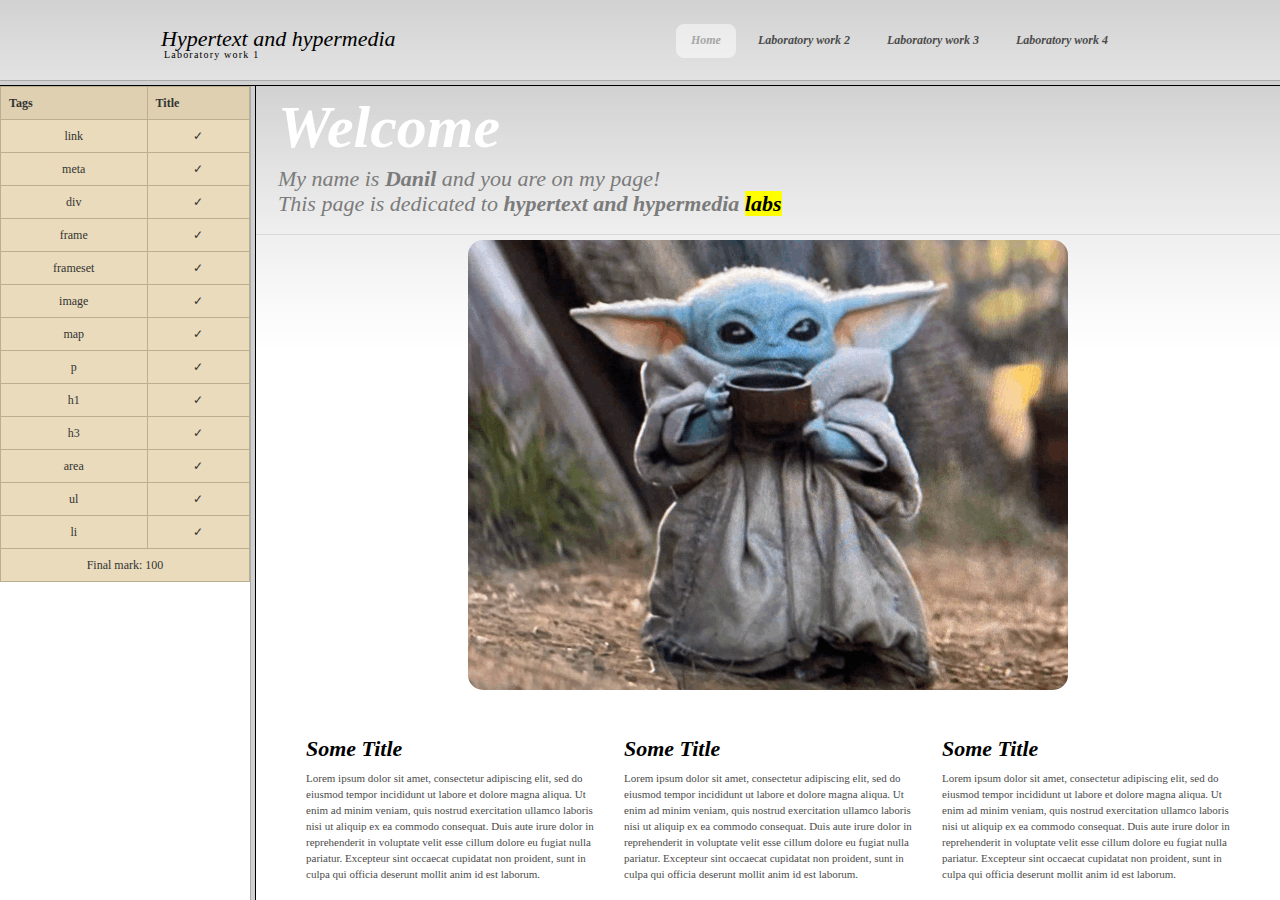
<file: index.html>
<!DOCTYPE HTML PUBLIC "-//W3C//DTD HTML 4.01//EN">
<head>
<title>Lab1 </title>
<meta name="author" content="Danil Kapustianskyi" />
<meta name="description" content="Lab 1" />
<meta name="keywords" content="HTML,CSS" />
<meta http-equiv="Content-type" content="text/html; charset=utf-8" />
<link rel="stylesheet" href="css/style.css" type="text/css" media="all" />
<link rel="shortcut icon" type="image/x-icon" href="css/images/dk.jpg" />
</head>

 <frameset rows="80,*" cols="*">
   <frame src="header.html" name="topFrame" scrolling="no" noresize>
   <frameset cols="250,*">
     <frame src="marks.html" name="leftFrame" scrolling="no" noresize>
     <frame src="main.html" name="mainFrame">
   </frameset>
 </frameset>

</html>
</file>
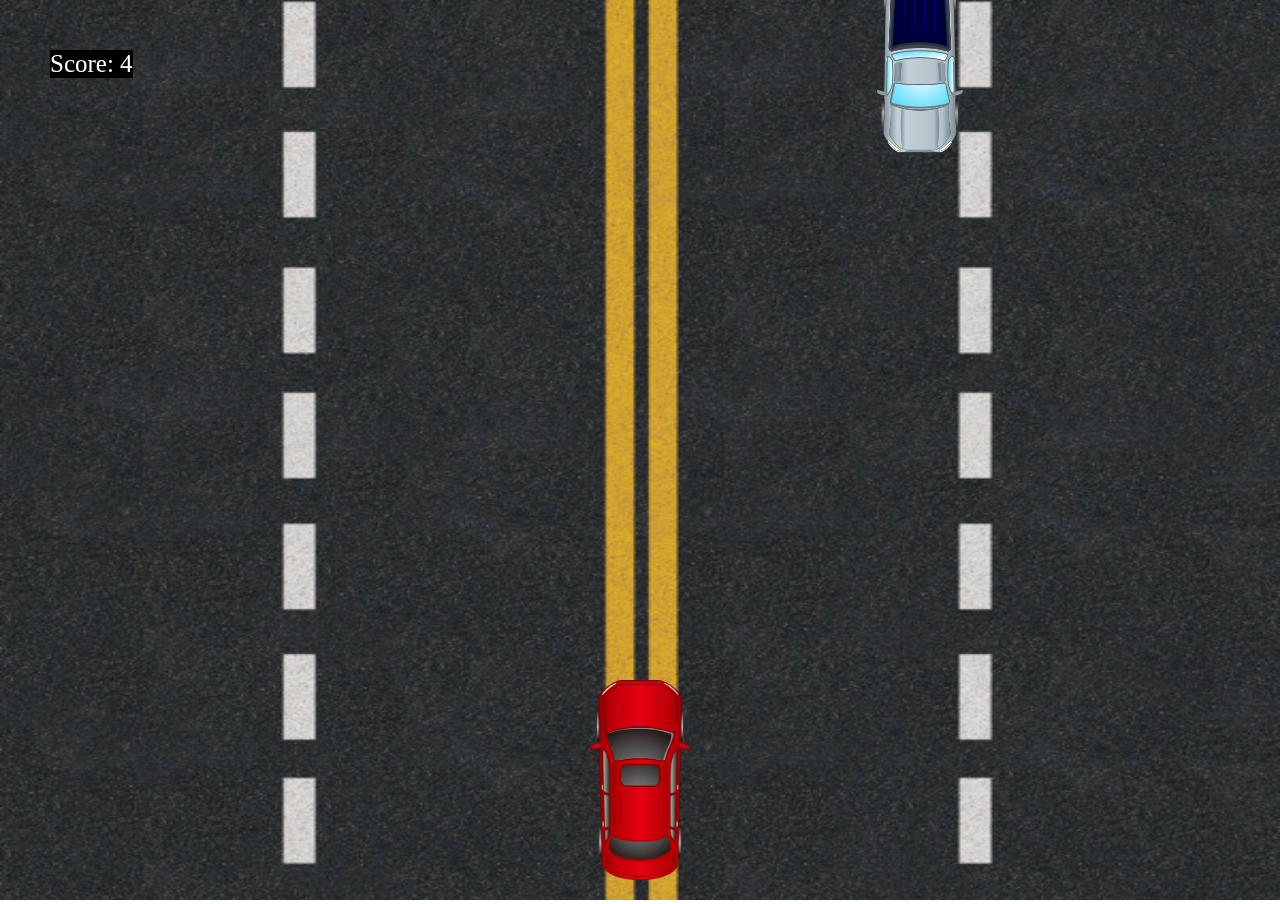
<file: game/index.html>
<!DOCTYPE html>
<html>
<head>
	<title>Canvas Play</title>
	<style type="text/css">
		*{
			margin: 0px;
			padding: 0px;
			border: 0px;
		}
		#score
		{
		    position: absolute;
		    color: white;
		    background: black;
		    font-size: 25px;
		    top: 50px;
		    left: 50px;
		    z-index: 100;
		}

	</style>
</head>

<body>
<canvas id="canvas" width="0" height="0">
	Your browser does not support canvas.
</canvas>
<div id="score"></div>
</body>
<script type="text/javascript" src="simple.js"></script>
</html>
</file>
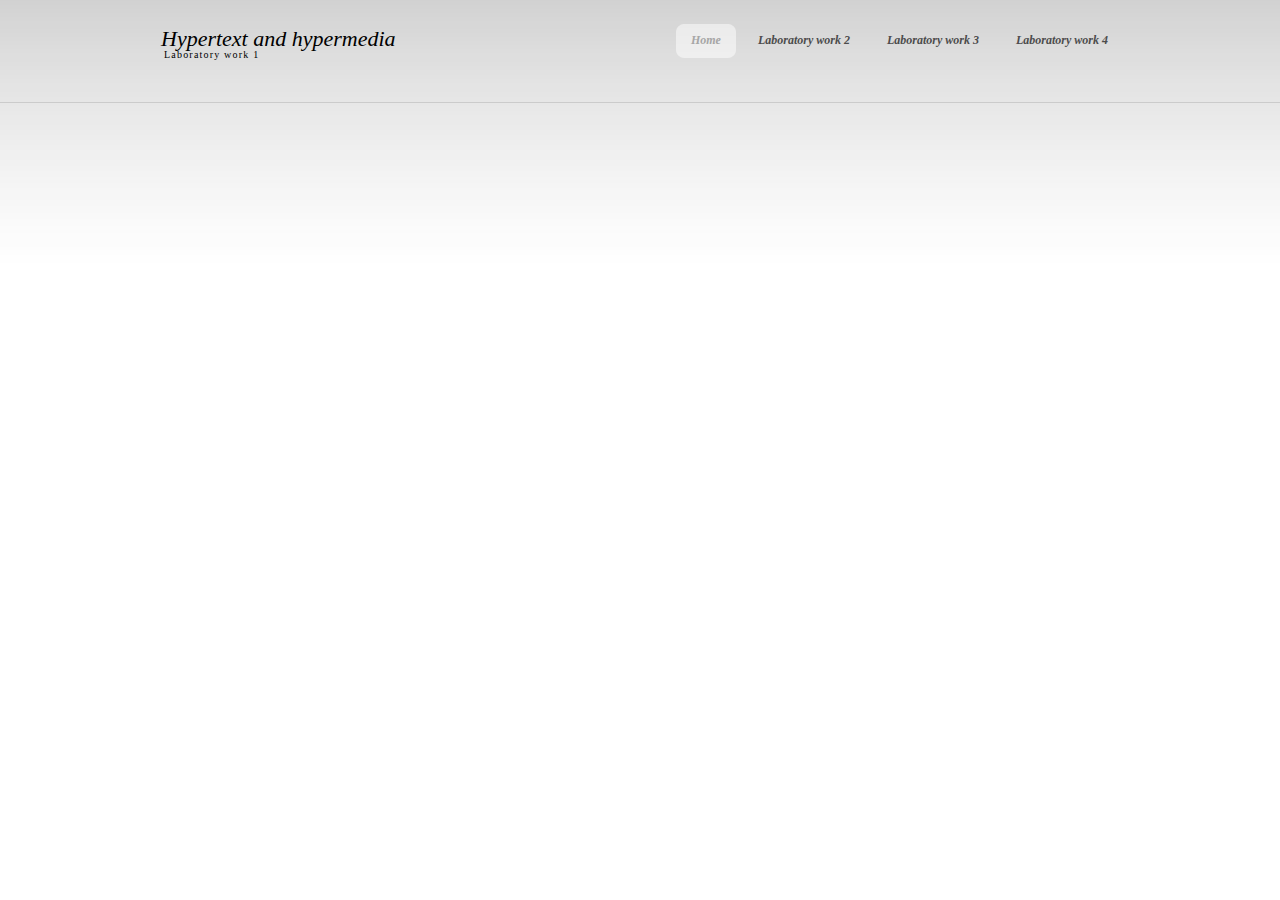
<file: header.html>
<!DOCTYPE html>
<head>
<title>Lab1 </title>
<meta name="author" content="Danil Kapustianskyi" />
<meta name="description" content="Lab 1" />
<meta name="keywords" content="HTML,CSS" />
<meta http-equiv="Content-type" content="text/html; charset=utf-8" />
<link rel="stylesheet" href="css/style.css" type="text/css" media="all" />
<link rel="shortcut icon" type="image/x-icon" href="css/images/dk.jpg" />
</head>
<body>
<div id="header">
  <div class="shell">
    <div id="logo-holder">
      <h1 id="logo"><a target="mainFrame" href="http://www.differencebetween.net/technology/difference-between-hypertext-and-hypermedia/">Hypertext and hypermedia</a></h1>
      <p id="quote">Laboratory work 1</p>
    </div>
    <div id="navigation">
      <ul>
        <li><a href="main.html" class="active" target="mainFrame"><span>Home</span></a></li>
        <li><a href="lab2.html" target="_blank"><span>Laboratory work 2</span></a></li>
        <li><a href="lab3.html" target="_blank"><span>Laboratory work 3</span></a></li>
        <li><a href="Restaurant_KNURE.html"><span>Laboratory work 4</span></a></li>
      </ul>
    </div>
    <div class="cl">&nbsp;</div>
  </div>
</div>
</body>
</html>
</file>
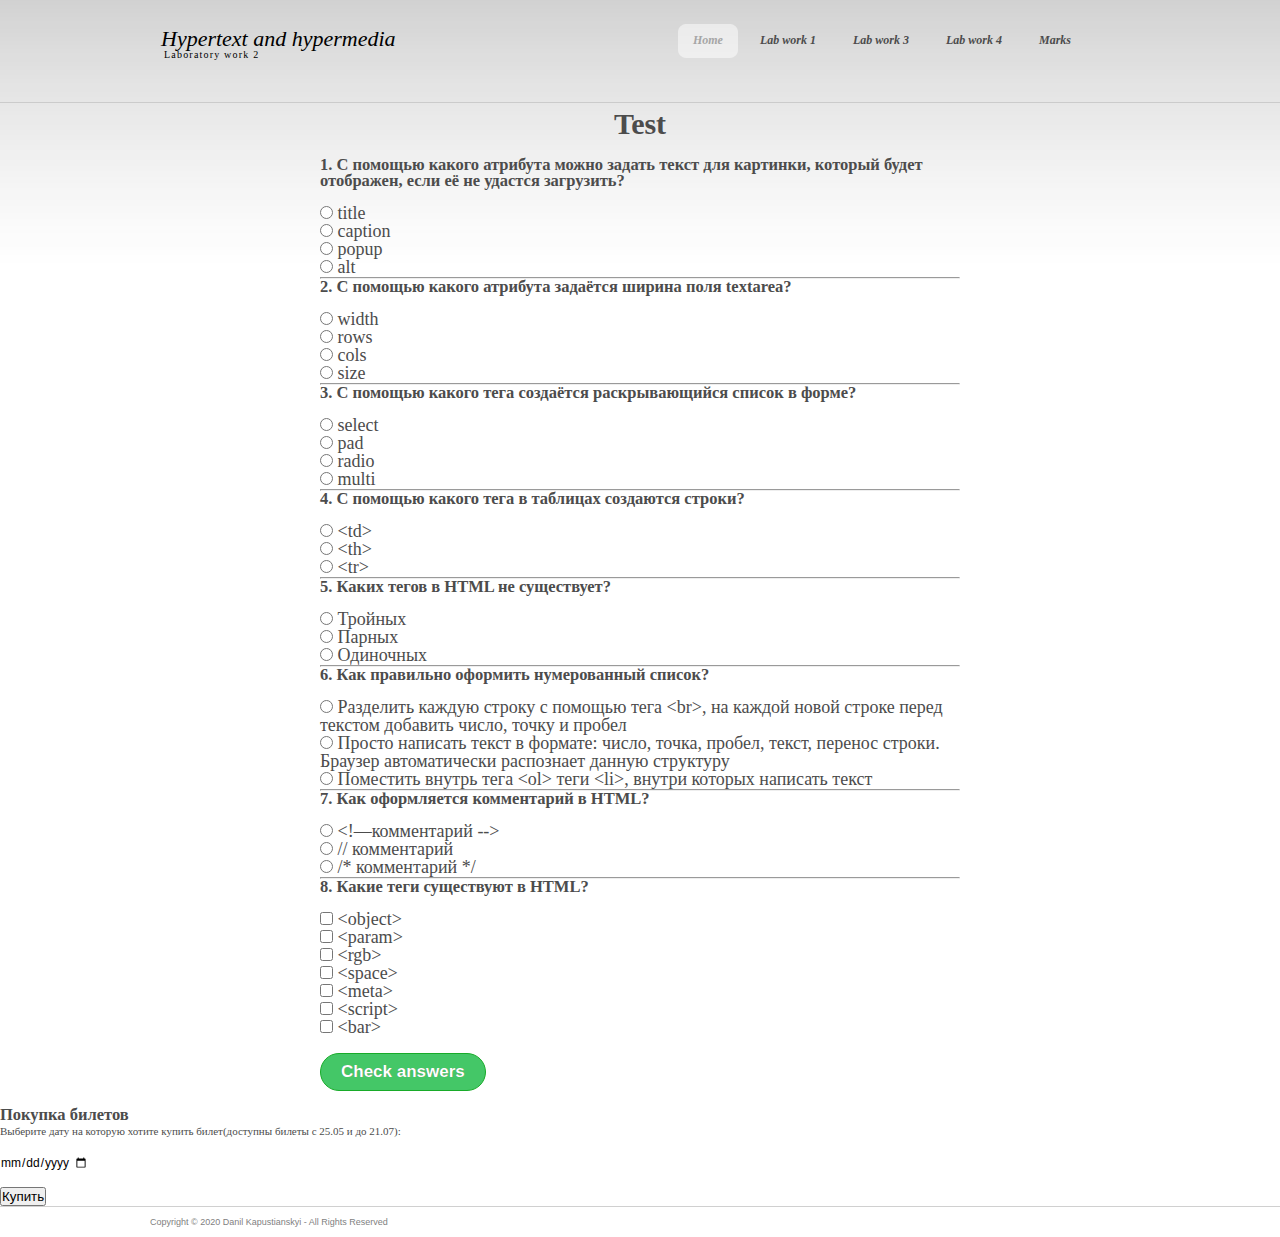
<file: lab2.html>
<!DOCTYPE html>
<head>
<title>Lab2 </title>
<meta name="author" content="Danil Kapustianskyi" />
<meta name="description" content="Lab 2" />
<meta name="keywords" content="HTML,CSS,Test,Time,Data" />
<meta http-equiv="Content-type" content="text/html; charset=utf-8" />
<link rel="stylesheet" href="css/style.css" type="text/css" media="all" />
<link rel="shortcut icon" type="image/x-icon" href="css/images/dk.jpg" />
</head>
<body>
<div id="header">
  <div class="shell">
    <div id="logo-holder">
      <h1 id="logo"><a href="http://www.differencebetween.net/technology/difference-between-hypertext-and-hypermedia/">Hypertext and hypermedia</a></h1>
      <p id="quote">Laboratory work 2</p>
    </div>
    <div id="navigation">
      <ul>
        <li><a href="#" class="active"><span>Home</span></a></li>
        <li><a href="index.html"><span>Lab work 1</span></a></li>
        <li><a href="lab3.html"><span>Lab work 3</span></a></li>
        <li><a href="Restaurant_KNURE.html"><span>Lab work 4</span></a></li>
        <li><a href="#"><span>Marks</span></a></li>
        <li><a href="https://time.is/ru/Kyiv"><span id="time"></span></a></li>
      </ul>
    </div>
    <div class="cl">&nbsp;</div>
  </div>
</div>
<h2 id="test_title">Test</h2>
<div class="test_div">
<div class="cl" ></div>

<form name="test"> 
<h2>1. С помощью какого атрибута можно задать текст для картинки, который будет отображен, если её не удастся загрузить? </h2><br>
<input type="radio" name="q1" value="a"><span> title </span><br>
<input type="radio" name="q1" value="b"><span> caption</span><br>
<input type="radio" name="q1" value="c"><span> popup </span><br>
<input type="radio" name="q1" value="d"><span id="correct1"> alt </span><br>
<hr>
<h2>2. С помощью какого атрибута задаётся ширина поля textarea?</h2><br>
<input type="radio" name="q2" value="a"><span id="correct2"> width </span><br>
<input type="radio" name="q2" value="b"><span> rows </span><br>
<input type="radio" name="q2" value="c"><span> cols</span><br>
<input type="radio" name="q2" value="d"><span> size</span><br>
<hr>
<h2>3. С помощью какого тега создаётся раскрывающийся список в форме?</h2><br>
<input type="radio" name="q3" value="a"><span id="correct3"> select</span><br>
<input type="radio" name="q3" value="b"><span> pad</span><br>
<input type="radio" name="q3" value="c"><span> radio</span><br>
<input type="radio" name="q3" value="d"><span> multi</span><br>
<hr>
<h2>4. С помощью какого тега в таблицах создаются строки?</h2><br>
<input type="radio" name="q4" value="a"><span> &lt;td&gt;</span><br>
<input type="radio" name="q4" value="b"><span id="correct4"> &lt;th&gt;</span><br>
<input type="radio" name="q4" value="c"><span> &lt;tr&gt;</span><br>
<hr>


<h2>5. Каких тегов в HTML не существует? </h2><br>
<input type="radio" name="q5" value="a"><span id="correct5"> Тройных</span><br>
<input type="radio" name="q5" value="b"><span> Парных</span><br>
<input type="radio" name="q5" value="c"><span> Одиночных</span><br>
<hr>
<h2>6. Как правильно оформить нумерованный список?</h2><br>
<input type="radio" name="q6" value="a"><span>  Разделить каждую строку с помощью тега &lt;br&gt;, на каждой новой строке перед текстом добавить число, точку и пробел </span><br>
<input type="radio" name="q6" value="b"><span>  Просто написать текст в формате: число, точка, пробел, текст, перенос строки. Браузер автоматически распознает данную структуру </span><br>
<input type="radio" name="q6" value="c"><span id="correct6">  Поместить внутрь тега &lt;ol&gt; теги &lt;li&gt;, внутри которых написать текст </span><br>

<hr>
<h2>7. Как оформляется комментарий в HTML? </h2><br>
<input type="radio" name="q7" value="a"><span id="correct7">  &lt;!—комментарий --&gt; </span><br>
<input type="radio" name="q7" value="b"><span>  // комментарий</span><br>
<input type="radio" name="q7" value="c"><span>  /* комментарий */ </span><br>

<hr>
<h2>8. Какие теги существуют в HTML? </h2><br>
<input type="checkbox" id="q81" value="a"><span id="correct81"> &lt;object&gt;</span><br>
<input type="checkbox" id="q82" value="b"><span id="correct82"> &lt;param&gt;</span><br>
<input type="checkbox" id="q83" value="c"><span> &lt;rgb&gt;</span><br>
<input type="checkbox" id="q84" value="d"><span> &lt;space&gt;</span><br>
<input type="checkbox" id="q85" value="e"><span id="correct83"> &lt;meta&gt;</span><br>
<input type="checkbox" id="q86" value="f"><span id="correct84"> &lt;script&gt;</span><br>
<input type="checkbox" id="q87" value="g"><span> &lt;bar&gt;</span><br>
<br>
<input class="myButton" type="button" onclick="Check()" value="Check answers"><br>
<label id="score"></label>
</form>

</div>
<div class="buy">
<h2 id="buy_title">Покупка билетов</h2>
<p id="buy_text">Выберите дату на которую хотите купить билет(доступны билеты с 25.05 и до 21.07):</p><br>
<input type="date" id="date" name="date" min="2020-05-25" max="2020-07-21"><br><br>
<p>
   <button type="submit" class="buy_button">Купить</button>
</p>
</div>
<div class="cl"></div>
<div class="footer">
  <div class="shell">
    <p class="lf">Copyright &copy; 2020 <a href="#">Danil Kapustianskyi</a> - All Rights Reserved</p>
    <div style="clear:both;"></div>
  </div>
</div>
<script src="js/lab2.js"></script>
</body>
</html>
</file>
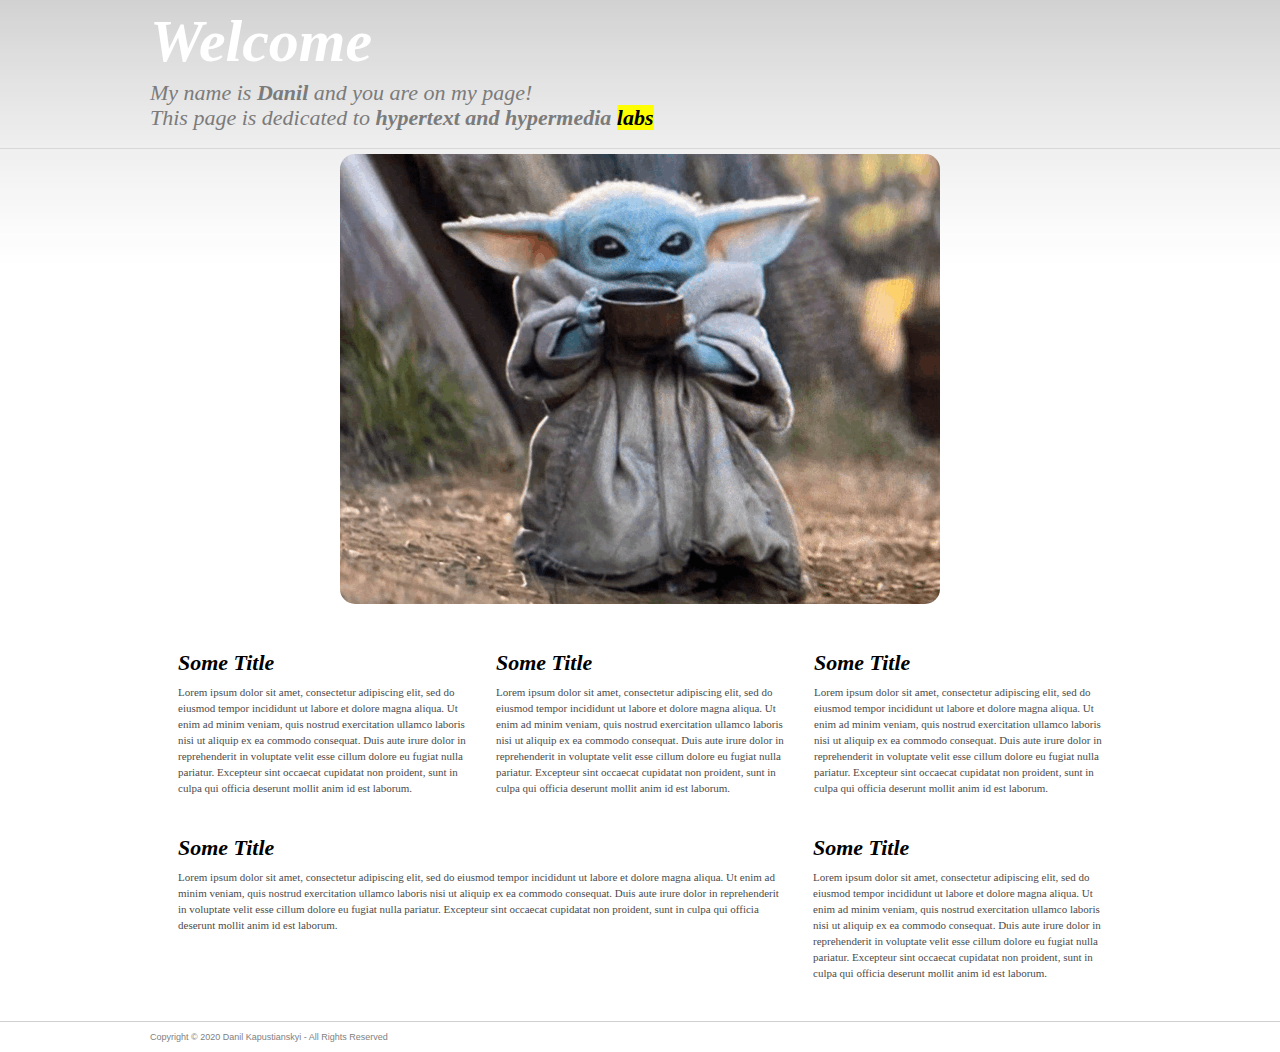
<file: main.html>
<!DOCTYPE html>
<head>
<title>Lab1 </title>
<meta name="author" content="Danil Kapustianskyi" />
<meta name="description" content="Lab 1" />
<meta name="keywords" content="HTML,CSS" />
<meta http-equiv="Content-type" content="text/html; charset=utf-8" />
<link rel="stylesheet" href="css/style.css" type="text/css" media="all" />
<link rel="shortcut icon" type="image/x-icon" href="css/images/dk.jpg" />
</head>
<body>
<div id="featured-content">
  <div class="shell">
    <h2>Welcome</h2>
    <p>My name is <b>Danil</b> and you are on my page!</p>
    <p>This page is dedicated to <strong>hypertext and hypermedia <mark>labs</mark></strong></p>
  </div>
</div>
<img src="css/images/image1.jpeg@0.5X.png" alt="Baby Yoda" usemap="#Baby"/>
  <map name = "Baby" > 
    <area shape = "rect" coords= "250,130,350,190" alt="Cup" href="https://en.wikipedia.org/wiki/Cup" >
    <area shape = "rect" coords= "200,20,370,180" alt="Baby Yoda" href="https://www.techradar.com/news/what-is-baby-yoda" >
  
<div id="main">
  <div class="shell">
    <div class="col">
      <div class="post">
        <h3>Some Title</h3>
        <p>Lorem ipsum dolor sit amet, consectetur adipiscing elit, sed do eiusmod tempor incididunt ut labore et dolore magna aliqua. Ut enim ad minim veniam, quis nostrud exercitation ullamco laboris nisi ut aliquip ex ea commodo consequat. Duis aute irure dolor in reprehenderit in voluptate velit esse cillum dolore eu fugiat nulla pariatur. Excepteur sint occaecat cupidatat non proident, sunt in culpa qui officia deserunt mollit anim id est laborum.</p>
      </div>
    </div>
    <div class="col">
      <div class="post">
        <h3>Some Title</h3>
        <p>Lorem ipsum dolor sit amet, consectetur adipiscing elit, sed do eiusmod tempor incididunt ut labore et dolore magna aliqua. Ut enim ad minim veniam, quis nostrud exercitation ullamco laboris nisi ut aliquip ex ea commodo consequat. Duis aute irure dolor in reprehenderit in voluptate velit esse cillum dolore eu fugiat nulla pariatur. Excepteur sint occaecat cupidatat non proident, sunt in culpa qui officia deserunt mollit anim id est laborum.</p>
      </div>
    </div>
    <div class="col col-last">
      <div class="post">
        <h3>Some Title</h3>
        <p>Lorem ipsum dolor sit amet, consectetur adipiscing elit, sed do eiusmod tempor incididunt ut labore et dolore magna aliqua. Ut enim ad minim veniam, quis nostrud exercitation ullamco laboris nisi ut aliquip ex ea commodo consequat. Duis aute irure dolor in reprehenderit in voluptate velit esse cillum dolore eu fugiat nulla pariatur. Excepteur sint occaecat cupidatat non proident, sunt in culpa qui officia deserunt mollit anim id est laborum.</p>
      </div>
    </div>
    <div class="cl">&nbsp;</div>
    <div id="main-content">
      <div class="post">
        <h3>Some Title</h3>
        <p>Lorem ipsum dolor sit amet, consectetur adipiscing elit, sed do eiusmod tempor incididunt ut labore et dolore magna aliqua. Ut enim ad minim veniam, quis nostrud exercitation ullamco laboris nisi ut aliquip ex ea commodo consequat. Duis aute irure dolor in reprehenderit in voluptate velit esse cillum dolore eu fugiat nulla pariatur. Excepteur sint occaecat cupidatat non proident, sunt in culpa qui officia deserunt mollit anim id est laborum.</p>
      </div>
    </div>
    <div id="sidebar">
      <div class="post">
        <h3>Some Title</h3>
        <p>Lorem ipsum dolor sit amet, consectetur adipiscing elit, sed do eiusmod tempor incididunt ut labore et dolore magna aliqua. Ut enim ad minim veniam, quis nostrud exercitation ullamco laboris nisi ut aliquip ex ea commodo consequat. Duis aute irure dolor in reprehenderit in voluptate velit esse cillum dolore eu fugiat nulla pariatur. Excepteur sint occaecat cupidatat non proident, sunt in culpa qui officia deserunt mollit anim id est laborum.</p>
      </div>
    </div>
    <div class="cl"></div>
  </div>
</div>
<div class="footer">
  <div class="shell">
    <p class="lf">Copyright &copy; 2020 <a href="#">Danil Kapustianskyi</a> - All Rights Reserved</p>
    <div style="clear:both;"></div>
  </div>
</div>
</body>
</html>
</file>
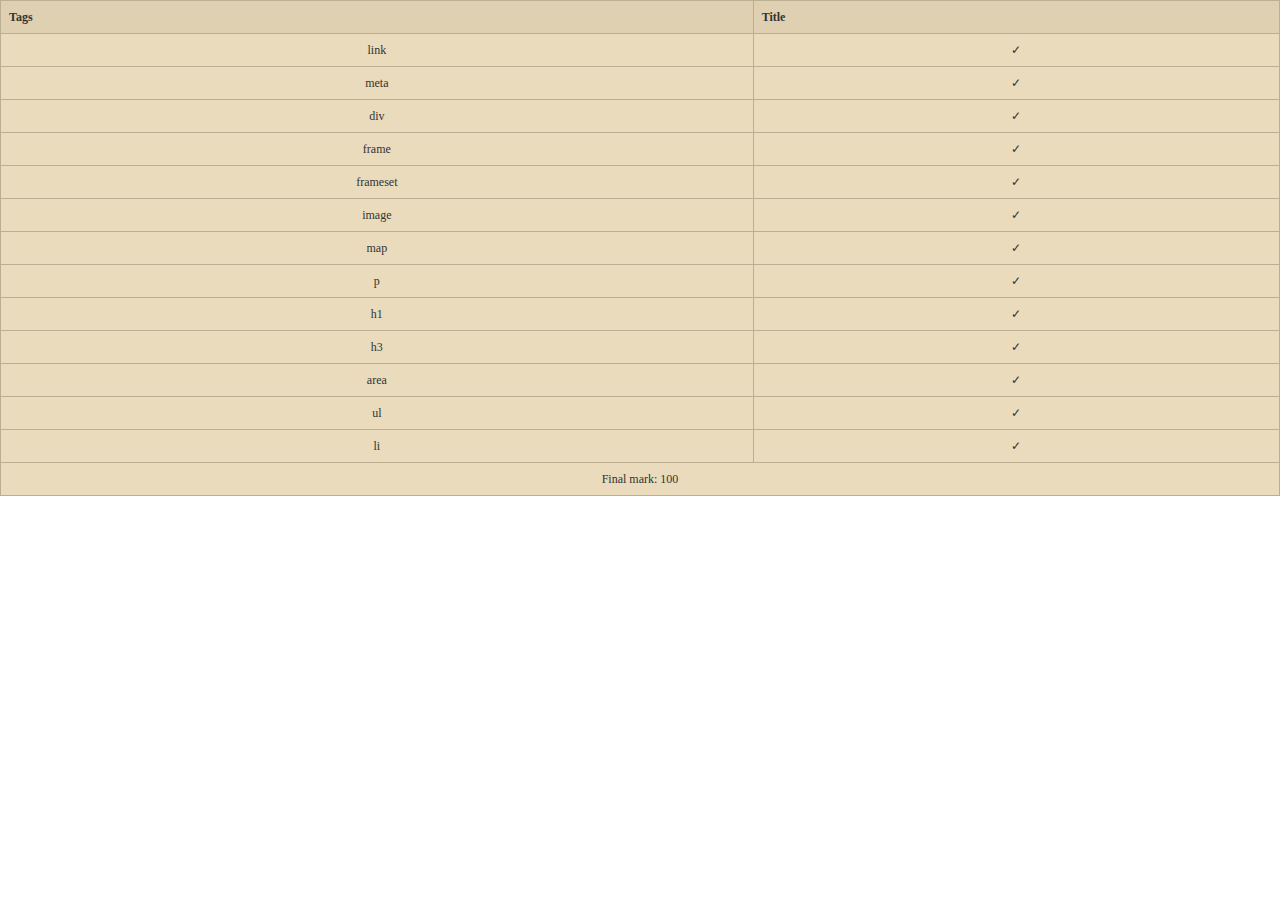
<file: marks.html>
<!DOCTYPE html>
<head>
<title>Lab1 </title>
<meta name="author" content="Danil Kapustianskyi" />
<meta name="description" content="Lab 1" />
<meta name="keywords" content="HTML,CSS" />
<meta http-equiv="Content-type" content="text/html; charset=utf-8" />
<link rel="stylesheet" href="css/style.css" type="text/css" media="all" />
<link rel="shortcut icon" type="image/x-icon" href="css/images/dk.jpg" />
</head>
<body>        
        <table class="tftable" border="1">
        <tr><th>Tags</th><th>Title</th></tr>
        <tr><td>link</td><td>✓</td></tr>
        <tr><td>meta</td><td>✓</td></tr>
        <tr><td>div</td><td>✓</td></tr>
        <tr><td>frame</td><td>✓</td></tr>
        <tr><td>frameset</td><td>✓</td></tr>
        <tr><td>image</td><td>✓</td></tr>
        <tr><td>map</td><td>✓</td></tr>
        <tr><td>p</td><td>✓</td></tr>
        <tr><td>h1</td><td>✓</td></tr>
        <tr><td>h3</td><td>✓</td></tr>
        <tr><td>area</td><td>✓</td></tr>
        <tr><td>ul</td><td>✓</td></tr>
        <tr><td>li</td><td>✓</td></tr>
        <tr><td colspan="2">Final mark: 100</td></tr>
        </table>
</body>
</html>
</file>
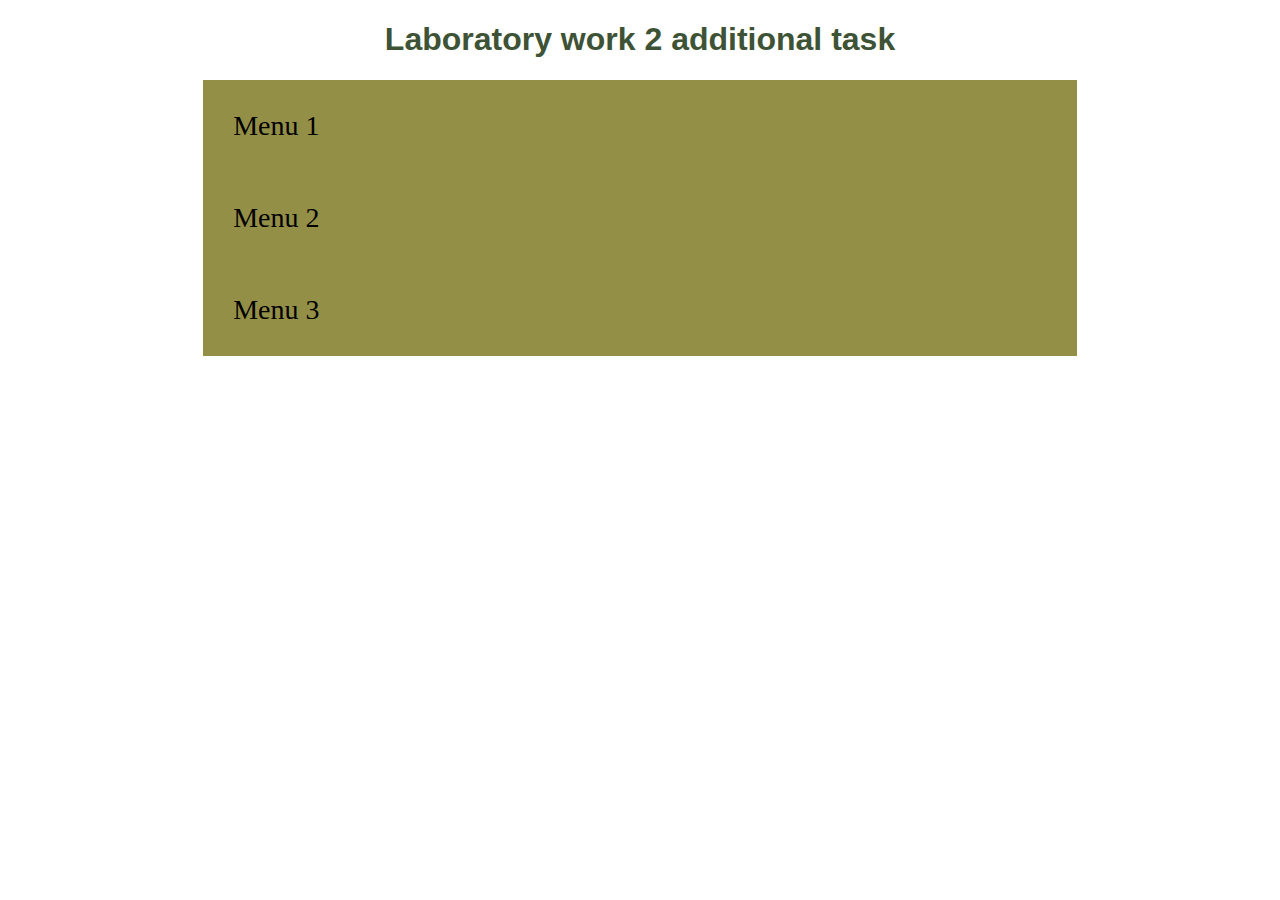
<file: Please_Open_Lab2.html>
<!DOCTYPE html>
<html>
  <head>
    <meta charset="utf-8" />
  </head>
  <body>
    <style>
      body {
        background-repeat: no-repeat;
        background-position: top center;
        margin: 1em;
        font-family: "Ubuntu Condensed", sans-serif;
      }
      h1 {
        color: #3e5336;
        text-align: center;
      }
      .menu {
        color: black;
        background-color: #948f47;
        padding: 30px;
        width: 70%;
        margin-left: 15%;
        border: none;
        text-align: left;
        outline: none;
        font-family: Georgia, "Times New Roman", Times, serif;
        font-size: 28px;
      }

      .active,
      .menu:hover {
        background-color: #f6da73;
      }

      .menu:after {
        color: yellow;
        font-weight: bold;
        float: right;
        margin-left: 5px;
      }

      .submenu {
        color: #f6f5f0;
        background-color: #e55b7e;
        margin-left: 15%;
        margin-right: 15%;
        max-height: 0;
        overflow: hidden;
        transition: max-height 0.3s ease-out;
      }
      ul {
        margin: 0px;
        padding: 0px 10px 0px 10px;
      }
      ul li {
        list-style: none;
        border-bottom: 1px solid yellow;
        padding-top: 15px;
        padding-bottom: 15px;
        font-size: 18px;
      }
      ul :hover {
        background-color: darkorange;
      }
    </style>
    <h1>Laboratory work 2 additional task</h1>
    <button class="menu">Menu 1</button>
    <div class="submenu">
      <ul>
        <li>Submenu 1</li>
        <li>Submenu 2</li>
        <li>Submenu 3</li>
      </ul>
    </div>
    <button class="menu">Menu 2</button>
    <div class="submenu">
      <ul>
        <li>Submenu 1</li>
        <li>Submenu 2</li>
      </ul>
    </div>
    <button class="menu">Menu 3</button>
    <div class="submenu">
      <ul>
        <li>Submenu 1</li>
        <li>Submenu 2</li>
        <li>Submenu 3</li>
        <li>Submenu 4</li>
      </ul>
    </div>
    <script>
      var menu = document.getElementsByClassName("menu");
      for (let i = 0; i < menu.length; i++) {
        menu[i].addEventListener("click", show, false);
      }
      function show() {
        this.classList.toggle("active");
        var block = this.nextElementSibling;
        if (block.style.maxHeight) {
          block.style.maxHeight = null;
        } else {
          block.style.maxHeight = block.scrollHeight + "px";
        }
      }
    </script>
  </body>
</html>
</file>
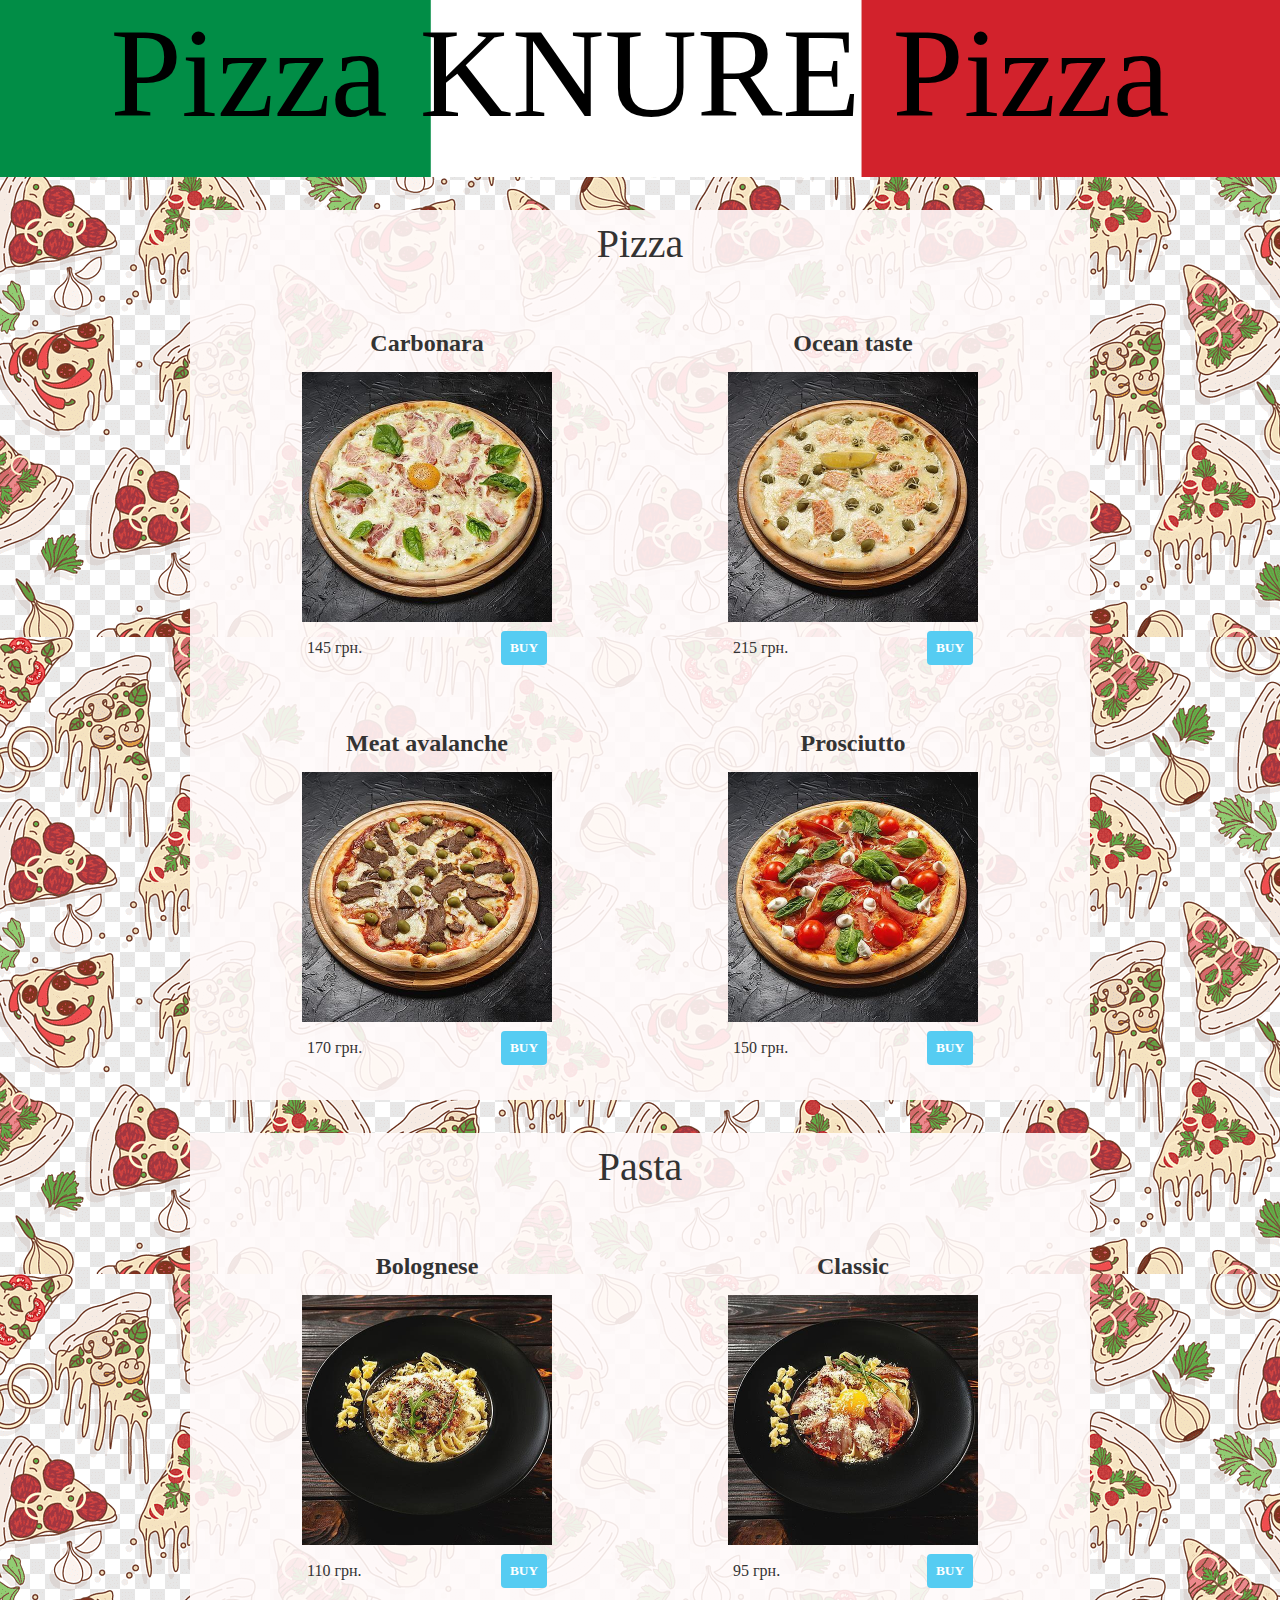
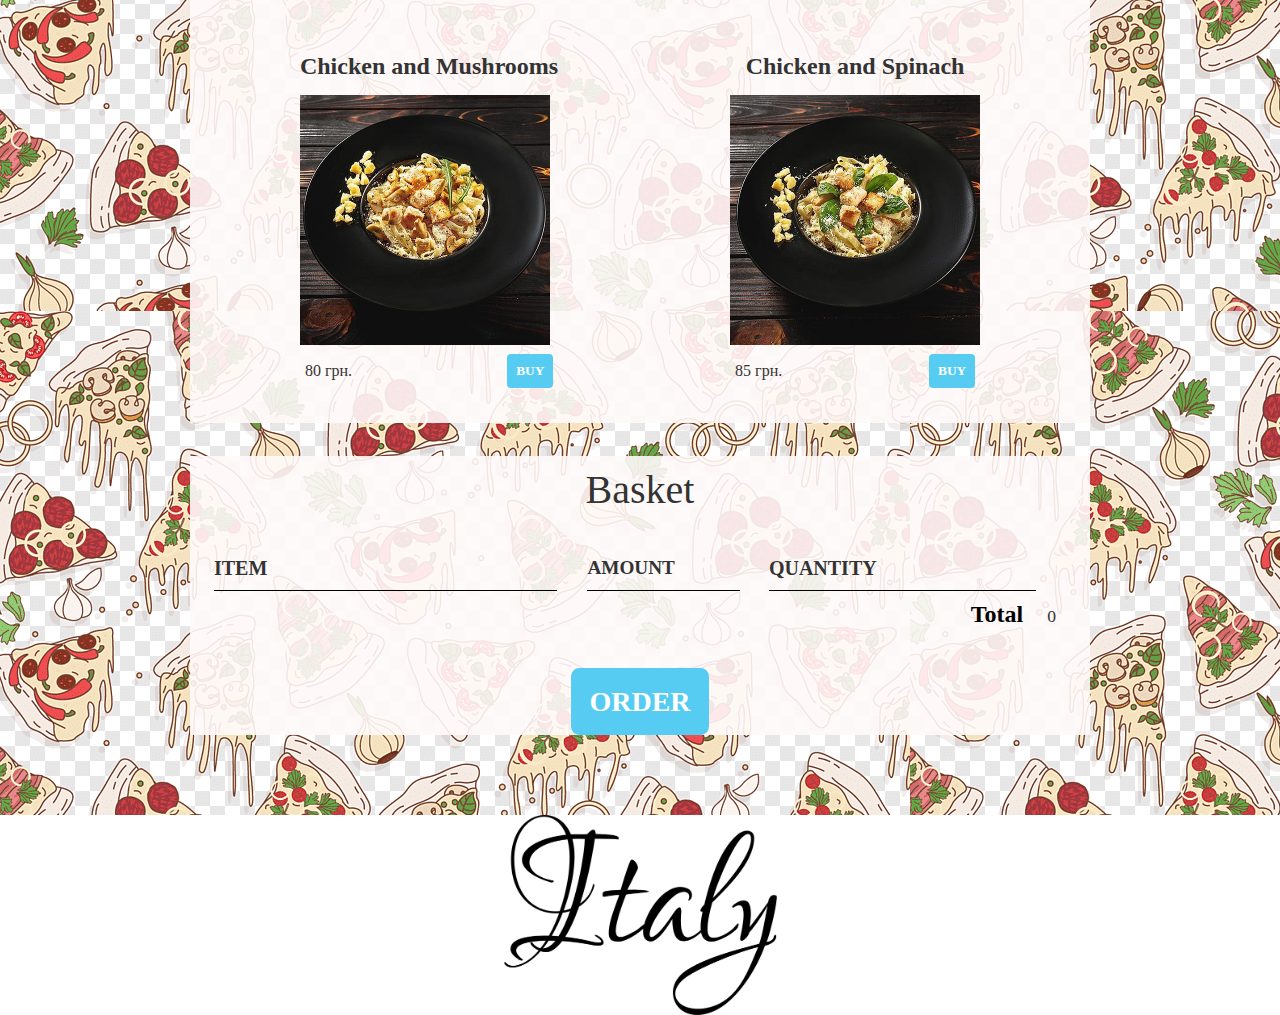
<file: Restaurant_KNURE.html>
<!DOCTYPE html>
<html>
    <head>
        <title>Pizza,KNURE Pizza</title>
        <meta name="description" charset="utf8" content="KNURE restaurant">
        <link rel="stylesheet" href="styles.css" />
        <link rel="shortcut icon" href="cheese.png" type="image/x-icon">
        <script src="restaurant.js" async></script>
    </head>
    <body>
        <header class="main-header">
            <h1 class="food-name food-name-large">Pizza KNURE Pizza</h1>
        </header>

        <div class="stock">

        </div>

        <section class="container content-section">
            <h2 class="section-header">Basket</h2>
            <div class="order-row">
                <span class="order-item order-header order-column">ITEM</span>
                <span class="order-price order-header order-column">AMOUNT</span>
                <span class="order-quantity order-header order-column">QUANTITY</span>
            </div>
            <div class="order-items">

            </div>
            <div class="order-total">
                <strong class="order-total-title">Total</strong>
                <span class="order-total-price">0</span>
            </div>
            <button class="button button-primary button-purchase" type="button" onclick="Load()">ORDER</button>
        </section>
        <footer class="footer">
            <div class="main-footer"></div>
        </footer>
    </body>
</html>
</file>
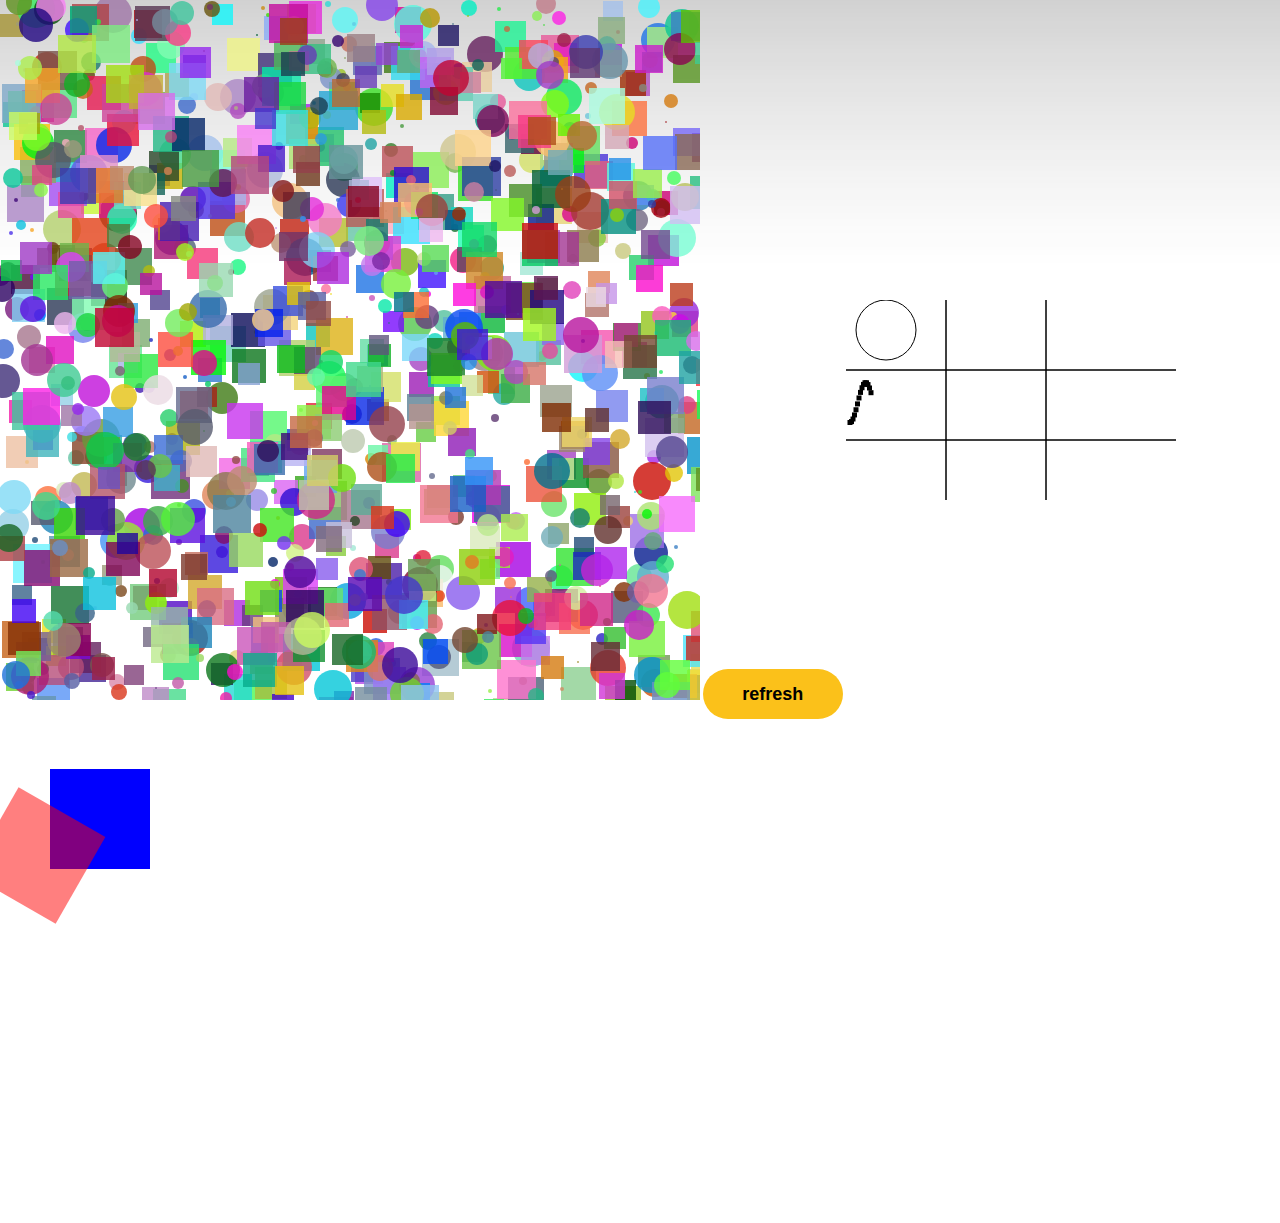
<file: game/canvas.html>
<!DOCTYPE html>
<html lang="en">
  <head>
    <title>Canvas</title>
    <meta name="author" content="Danil Kapustianskyi" />
    <meta name="description" content="canvas" />
    <meta name="keywords" content="HTML,CSS,Test,Time,Data" />
    <meta http-equiv="Content-type" content="text/html; charset=utf-8" />
    <meta charset="UTF-8" />
    <meta name="viewport" content="width=device-width, initial-scale=1.0" />
    <link
      rel="stylesheet"
      href="../css/style_lab3.css"
      type="text/css"
      media="all"
    />
  </head>
  <body>
    <canvas id="canvas" width="700" height="700"></canvas>
    <input id="play" type="button" value="refresh" />
    <canvas id="cnvs" width="330" height="400"></canvas>
    <canvas id="myCanvas" width="500" height="500"></canvas>
    <script src="canvas.js"></script>
  </body>
</html>
</file>
<file: css/style.css>
* {
  margin: 0;
  padding: 0;
  outline: 0;
}
body {
  font-size: 11px;
  line-height: 16px;
  font-family: Georgia, serif;
  color: #4c4c4c;
  background: #fff url(images/body-bg.gif) repeat-x 0 0;
}
a {
  color: #0252aa;
  text-decoration: none;
  cursor: pointer;
}
a:hover {
  color: #000;
}
a img {
  border: 0;
}
input,
textarea,
select {
  font-family: Arial, Helvetica, sans-serif;
  font-size: 12px;
  border: 0;
}
textarea {
  overflow: hidden;
}
.cl {
  display: block;
  height: 0;
  font-size: 0;
  line-height: 0;
  text-indent: -4000px;
  clear: both;
}
.notext {
  font-size: 0;
  line-height: 0;
  text-indent: -4000px;
}
.left,
.alignleft {
  float: left;
  display: inline;
}
.right,
.alignright {
  float: right;
  display: inline;
}
.shell {
  width: 980px;
  margin: 0 auto;
}
#header {
  padding: 24px 0 41px 0;
  border-bottom: 1px solid #cbcbcb;
}
#logo-holder {
  float: left;
  display: inline;
  padding: 4px 0 0 11px;
}
#logo-holder h1#logo a {
  font-size: 22px;
  font-weight: normal;
  color: #000;
  line-height: 21px;
  font-style: italic;
}
#logo-holder p#quote {
  font-size: 10px;
  color: #000;
  line-height: 12px;
  padding-left: 3px;
  letter-spacing: 0.12em;
}
#navigation {
  float: right;
  display: inline;
}
#navigation ul {
  list-style: none outside none;
}
#navigation ul li {
  float: left;
  display: inline;
  padding-right: 7px;
}
#navigation ul li a,
#navigation ul li a span {
  float: left;
  display: inline;
  height: 34px;
  font-weight: bold;
  font-style: italic;
  font-size: 12px;
  color: #4c4c4c;
  line-height: 33px;
  padding-left: 15px;
}
#navigation ul li a span {
  padding: 0 15px 0 0;
}
#navigation ul li a:hover,
#navigation ul li a.active,
#navigation ul li a:hover span,
#navigation ul li a.active span {
  background: url(images/nav-hover.gif) no-repeat 0 0;
  color: #a6a6a6;
}
#navigation ul li a:hover span,
#navigation ul li a.active span {
  background-position: right 0;
}
#featured-content {
  padding: 11px 0 18px 0;
  border-bottom: 1px solid #d9d9d9;
}
#featured-content h2 {
  font-size: 60px;
  font-style: italic;
  line-height: 60px;
  color: #fff;
  padding-bottom: 9px;
}
#featured-content p {
  font-size: 22px;
  color: #7b7b7b;
  line-height: 25px;
  font-style: italic;
}
#main {
  padding: 43px 0 40px 0;
}
#main .shell {
  width: 952px;
  padding-left: 28px;
}
.col {
  float: left;
  display: inline;
  width: 290px;
  margin-right: 28px;
  padding-bottom: 41px;
}
.col-last {
  margin: 0;
}
#main-content {
  float: left;
  display: inline;
  width: 607px;
  margin-right: 28px;
}
#sidebar {
  float: left;
  display: inline;
  width: 290px;
}

.post h3 {
  color: #000;
  font-size: 22px;
  font-style: italic;
  line-height: 22px;
}
.post p {
  padding-top: 10px;
}
.post p a {
  color: #4c4c4c;
  text-decoration: underline;
}
.post p a:hover {
  color: #ff0000;
  text-decoration: none;
}
.footer {
  font-family: Verdana, sans-serif;
  font-size: 9px;
  padding: 10px 0;
  border-top: 1px solid #d0d0d0;
}
.footer,
.footer a {
  color: #7f7f7f;
  text-decoration: none;
}
.footer p {
  margin: 0;
  padding: 0;
  line-height: normal;
}
.footer .lf {
  float: left;
}
.footer .rf {
  float: right;
}
img {
  padding: 5px;
  border-radius: 20px;
  height: auto;
  display: block;
  margin-left: auto;
  margin-right: auto;
}
.tftable {
  font-size: 12px;
  color: #333333;
  width: 100%;
  border-width: 1px;
  border-color: #bcaf91;
  border-collapse: collapse;
}
.tftable th {
  font-size: 12px;
  background-color: #ded0b0;
  border-width: 1px;
  padding: 8px;
  border-style: solid;
  border-color: #bcaf91;
  text-align: left;
}
.tftable tr {
  background-color: #e9dbbb;
}
.tftable td {
  font-size: 12px;
  border-width: 1px;
  padding: 8px;
  border-style: solid;
  border-color: #bcaf91;
  text-align: center;
}
.tftable tr:hover {
  background-color: #ffffff;
}
/*.test_div .correct {
  color: green;
}*/
.test_div span {
  font-size: 18px;
}
#time {
  font-size: 30px;
  color: green;
  font-family: 'Courier New', Courier, monospace;
}
.test_div {
  width: 50%;
  padding-left: 25%;
}
#test_title {
  font-size: 30px;
  text-align: center;
  padding-bottom: 2%;
  padding-top: 1%;
}
.myButton {
  background-color: #44c767;
  border-radius: 28px;
  border: 1px solid #18ab29;
  display: block;
  cursor: pointer;
  color: #ffffff;
  font-family: Arial;
  font-size: 17px;
  font-weight: bold;
  padding: 8px 20px;
  text-decoration: none;
  text-shadow: 0px 0px 0px #2f6627;
}
.myButton:hover {
  background-color: #5cbf2a;
}
.myButton:active {
  position: relative;
  top: 1px;
}
#score {
  font-size: 24px;
  color: #0252aa;
  padding-bottom: 2%;
}
</file>
<file: styles.css>
@font-face {
  font-family: "Changa", sans-serif;
  src: url("Fonts/changa-v6-latin-regular.woff") format("woff"),
    url("Fonts/changa-v6-latin-regular.woff2") format("woff2");
  font-weight: normal;
  font-style: normal;
}

* {
  box-sizing: border-box;
  font-family: Raleway;
  color: #777;
}

html,
body {
  margin: 0;
  padding: 0;
  min-height: 100%;
  background-image: url(background.png);
  background-repeat: repeat;
}

.main-header {
  background-image: url("italy-flag.jpg");
  background-blend-mode: multiply;
  background-size: cover;
  padding-bottom: 30px;
}
.food-name {
  text-align: center;
  margin: 0;
  font-size: 4em;
  font-family: "Changa";
  font-weight: normal;
  color: black;
}
.food-name-large {
  font-size: 8em;
}
.content-section {
  margin: 1em;
}
.container {
  max-width: 900px;
  margin: 0 auto;
  padding: 0 1.5em;
  background-color: rgb(255, 250, 250, 0.9);
}
.section-header {
  font-family: "Changa";
  font-weight: normal;
  color: #333;
  text-align: center;
  font-size: 2.5em;
  padding-top: 10px;
}
.main-footer {
  background-image: url(footerImage.png);

  padding: 0.25em 0;
  float: center;
}
.button {
  text-align: center;
  vertical-align: middle;
  padding: 0.67em 0.67em;
  cursor: pointer;
}
.button-primary {
  color: white;
  background-color: #56ccf2;
  border: none;
  border-radius: 0.3em;
  font-weight: bold;
}
.button-primary:hover {
  background-color: #2d9cdb;
}
.restaurant-item {
  margin: 30px;
}
.restaurant-item-title {
  display: block;
  width: 100%;
  text-align: center;
  font-weight: bold;
  font-size: 1.5em;
  color: #333;
  margin-bottom: 15px;
}
.restaurant-item-image {
  height: 250px;
}
.restaurant-item-details {
  display: flex;
  align-items: center;
  padding: 5px;
}
.restaurant-item-price {
  flex-grow: 1;
  color: #333;
}

.restaurant-items {
  display: flex;
  flex-wrap: wrap;
  justify-content: space-around;
}
.order-header {
  font-weight: bold;
  font-size: 1.25em;
  color: #333;
}
.order-column {
  display: flex;
  align-items: center;
  border-bottom: 1px solid black;
  margin-right: 1.5em;
  padding-bottom: 10px;
  margin-top: 10px;
}
.order-row {
  display: flex;
}
.order-item {
  width: 45%;
}
.order-price {
  width: 20%;
  font-size: 1.2em;
  color: #333;
}
.order-quantity {
  width: 35%;
}
.order-item-title {
  color: #333;
  margin-left: 0.5em;
  font-size: 1.2em;
}
.order-item-image {
  width: 75px;
  height: auto;
  border-radius: 10px;
}
.button-danger {
  color: white;
  background-color: #eb5757;
  border: none;
  border-radius: 0.3em;
  font-weight: bold;
}
.button-danger:hover {
  background-color: #cc4c4c;
}
.order-quantity-input {
  height: 34px;
  width: 50px;
  border-radius: 5px;
  border: 1px solid #56ccf2;
  background-color: #eee;
  color: #333;
  padding: 0;
  text-align: center;
  font-size: 1.2em;
  margin-right: 25px;
}
.order-row:last-child {
  border-bottom: 1px solid black;
}
.order-row:last-child .order-column {
  border: none;
}
.order-total {
  text-align: end;
  margin-top: 10px;
  margin-right: 10px;
}
.order-total-title {
  font-weight: bold;
  font-size: 1.5em;
  color: black;
  margin-right: 20px;
}
.order-total-price {
  color: #333;
  font-size: 1.1em;
}

.button-purchase {
  display: block;
  margin: 40px auto 80px auto;
  font-size: 1.75em;
  padding-bottom: 2%;
}
.restaurant-item-image:hover {
  -webkit-transform: scale(1.1);
  -moz-transform: scale(1.1);
  -o-transform: scale(1.1);
}
.main-footer {
  height: 200px;
  background-color: white;
  background: url(footerImage.png);
  background-size: contain;
  background-position: center;
  background-repeat: no-repeat;
}
.footer {
  background-color: white;
}
</file>
<file: css/style_lab3.css>
* {
  margin: 0;
  padding: 0;
  outline: 0;
}
body {
  font-size: 11px;
  line-height: 16px;
  font-family: Georgia, serif;
  color: #4c4c4c;
  background: #fff url(images/body-bg.gif) repeat-x 0 0;
}
a {
  color: #0252aa;
  text-decoration: none;
  cursor: pointer;
}
a:hover {
  color: #000;
}
a img {
  border: 0;
}
input,
textarea,
select {
  font-family: Arial, Helvetica, sans-serif;
  font-size: 12px;
  border: 0;
}
textarea {
  overflow: hidden;
}
.cl {
  display: block;
  height: 0;
  font-size: 0;
  line-height: 0;
  text-indent: -4000px;
  clear: both;
}
.notext {
  font-size: 0;
  line-height: 0;
  text-indent: -4000px;
}
.left,
.alignleft {
  float: left;
  display: inline;
}
.right,
.alignright {
  float: right;
  display: inline;
}
.shell {
  width: 980px;
  margin: 0 auto;
}
header {
  background-color: #d0dade;
  padding: 24px 0 41px 0;
  border-bottom: 1px solid #cbcbcb;
}
#logo-holder {
  float: left;
  display: inline;
  padding: 4px 0 0 11px;
}
#logo-holder h1#logo a {
  font-size: 22px;
  font-weight: normal;
  color: #000;
  line-height: 21px;
  font-style: italic;
}
#logo-holder p#quote {
  font-size: 10px;
  color: #000;
  line-height: 12px;
  padding-left: 3px;
  letter-spacing: 0.12em;
}
nav {
  float: right;
  display: inline;
}
nav ul {
  list-style: none outside none;
}
nav ul li {
  float: left;
  display: inline;
  padding-right: 7px;
}
nav ul li a,
nav ul li a span {
  float: left;
  display: inline;
  height: 34px;
  font-weight: bold;
  font-style: italic;
  font-size: 12px;
  color: #4c4c4c;
  line-height: 33px;
  padding-left: 15px;
}
nav ul li a span {
  padding: 0 15px 0 0;
}
nav ul li a:hover,
nav ul li a.active,
nav ul li a:hover span,
nav ul li a.active span {
  background: url(images/nav-hover.gif) no-repeat 0 0;
  color: #a6a6a6;
}
nav ul li a:hover span,
nav ul li a.active span {
  background-position: right 0;
}
#featured-content {
  padding: 11px 0 18px 0;
  border-bottom: 1px solid #d9d9d9;
}
#featured-content h2 {
  font-size: 60px;
  font-style: italic;
  line-height: 60px;
  color: #fff;
  padding-bottom: 9px;
}
#featured-content p {
  font-size: 22px;
  color: #7b7b7b;
  line-height: 25px;
  font-style: italic;
}
#main {
  padding: 43px 0 40px 0;
}
#main .shell {
  width: 952px;
  padding-left: 28px;
}
.col {
  float: left;
  display: inline;
  width: 290px;
  margin-right: 28px;
  padding-bottom: 41px;
}
.col-last {
  margin: 0;
}
#main-content {
  float: left;
  display: inline;
  width: 607px;
  margin-right: 28px;
}
#sidebar {
  float: left;
  display: inline;
  width: 290px;
}

.post h3 {
  color: #000;
  font-size: 22px;
  font-style: italic;
  line-height: 22px;
}
.post p {
  padding-top: 10px;
}
.post p a {
  color: #4c4c4c;
  text-decoration: underline;
}
.post p a:hover {
  color: #ff0000;
  text-decoration: none;
}
footer {
  background-color: #d0dade;
  font-family: Verdana, sans-serif;
  font-size: 9px;
  padding: 10px 0;
  border-top: 1px solid #d0d0d0;
}
footer,
footer a {
  color: #7f7f7f;
  text-decoration: none;
}
footer p {
  margin: 0;
  padding: 0;
  line-height: normal;
}
footer .lf {
  float: left;
}
footer .rf {
  float: right;
}
main {
  align-items: center;
  background-color: #e8e8e8;
}
img {
  padding: 5px;
  border-radius: 20px;
  height: auto;
  display: block;
  margin-left: auto;
  margin-right: auto;
}
.tftable {
  font-size: 12px;
  color: #333333;
  width: 100%;
  border-width: 1px;
  border-color: #bcaf91;
  border-collapse: collapse;
}
.tftable th {
  font-size: 12px;
  background-color: #ded0b0;
  border-width: 1px;
  padding: 8px;
  border-style: solid;
  border-color: #bcaf91;
  text-align: left;
}
.tftable tr {
  background-color: #e9dbbb;
}
.tftable td {
  font-size: 12px;
  border-width: 1px;
  padding: 8px;
  border-style: solid;
  border-color: #bcaf91;
  text-align: center;
}
.tftable tr:hover {
  background-color: #ffffff;
}
/*.test_div .correct {
  color: green;
}*/
.test_div span {
  font-size: 18px;
}
#time {
  font-size: 30px;
  color: green;
  font-family: "Courier New", Courier, monospace;
}
.test_div {
  width: 50%;
  padding-left: 25%;
}
#test_title {
  font-size: 30px;
  text-align: center;
  padding-bottom: 2%;
  padding-top: 1%;
}
.myButton {
  position: relative;
  left: 50%;
  transform: translate(-50%, 0);
  background-color: #44c767;
  border-radius: 28px;
  border: 1px solid #18ab29;
  display: block;
  cursor: pointer;
  color: #ffffff;
  font-family: Arial;
  font-size: 17px;
  font-weight: bold;
  padding: 8px 20px;
  text-decoration: none;
  text-shadow: 0px 0px 0px #2f6627;
}
.myButton:hover {
  background-color: #5cbf2a;
}
.myButton:active {
  position: relative;
  top: 1px;
}
#score {
  font-size: 24px;
  color: #0252aa;
}
.buy {
  width: 50%;
  padding-left: 25%;
}
#buy_title {
  font-size: 30px;
  text-align: center;
  margin: 5%;
}
#date {
  position: relative;
  left: 50%;
  transform: translate(-50%, 0);
  font-size: 18px;
  font-family: Arial;
}
#buy_text {
  font-size: 18px;
}
.buy_button {
  position: relative;
  left: 50%;
  transform: translate(-50%, 0);
  box-shadow: 0px 3px 14px -7px #9fb4f2;
  background: linear-gradient(to bottom, #7892c2 5%, #476e9e 100%);
  background-color: #7892c2;
  border-radius: 6px;
  display: block;
  cursor: pointer;
  color: #ffffff;
  font-family: Arial;
  font-size: 20px;
  font-weight: bold;
  padding: 9px 32px;
  text-decoration: none;
  text-align: center;
  text-shadow: 0px 1px 0px #283966;
}
.buy_button:hover {
  background: linear-gradient(to bottom, #476e9e 5%, #7892c2 100%);
  background-color: #476e9e;
}
.buy_button:active {
  position: relative;
  top: 1px;
}
br {
  background-color: #d0dade;
}
#play {
  background: #fbc11a;
  border-radius: 25px;
  width: 140px;
  height: 50px;
  color: #000000;
  display: inline-block;
  font: normal bold 18px/50px "Open Sans", sans-serif;
  text-align: center;
}
#big {
  background: #fade98;
  border-radius: 25px;
  width: 100px;
  height: 50px;
  color: #000000;
  display: inline-block;
  font: normal bold 18px/50px "Open Sans", sans-serif;
  text-align: center;
}
#normal {
  background: #4d9699;
  border-radius: 25px;
  width: 120px;
  height: 50px;
  color: #000000;
  display: inline-block;
  font: normal bold 18px/50px "Open Sans", sans-serif;
  text-align: center;
}
#small {
  background: #eae7e0;
  border-radius: 25px;
  width: 100px;
  height: 50px;
  color: #000000;
  display: inline-block;
  font: normal bold 18px/50px "Open Sans", sans-serif;
  text-align: center;
}
.input {
  margin-left: 44%;
  padding: 3px;
  font-size: 16px;
  border-color: #cccccc;
  border-style: solid;
  text-align: center;
  border-radius: 9px;
  border-width: 3px;
  box-shadow: 0px 0px 5px 0px rgba(42, 42, 42, 0.75);
  font-weight: normal;
  font-family: sans-serif;
  margin-bottom: 0.5%;
}
.input:focus {
  outline: none;
}
#email {
  position: absolute;
  top: 175px;
  left: 175px;

  font-size: 45px;
  font-family: sans-serif;

  z-index: -1;
}
</file>
